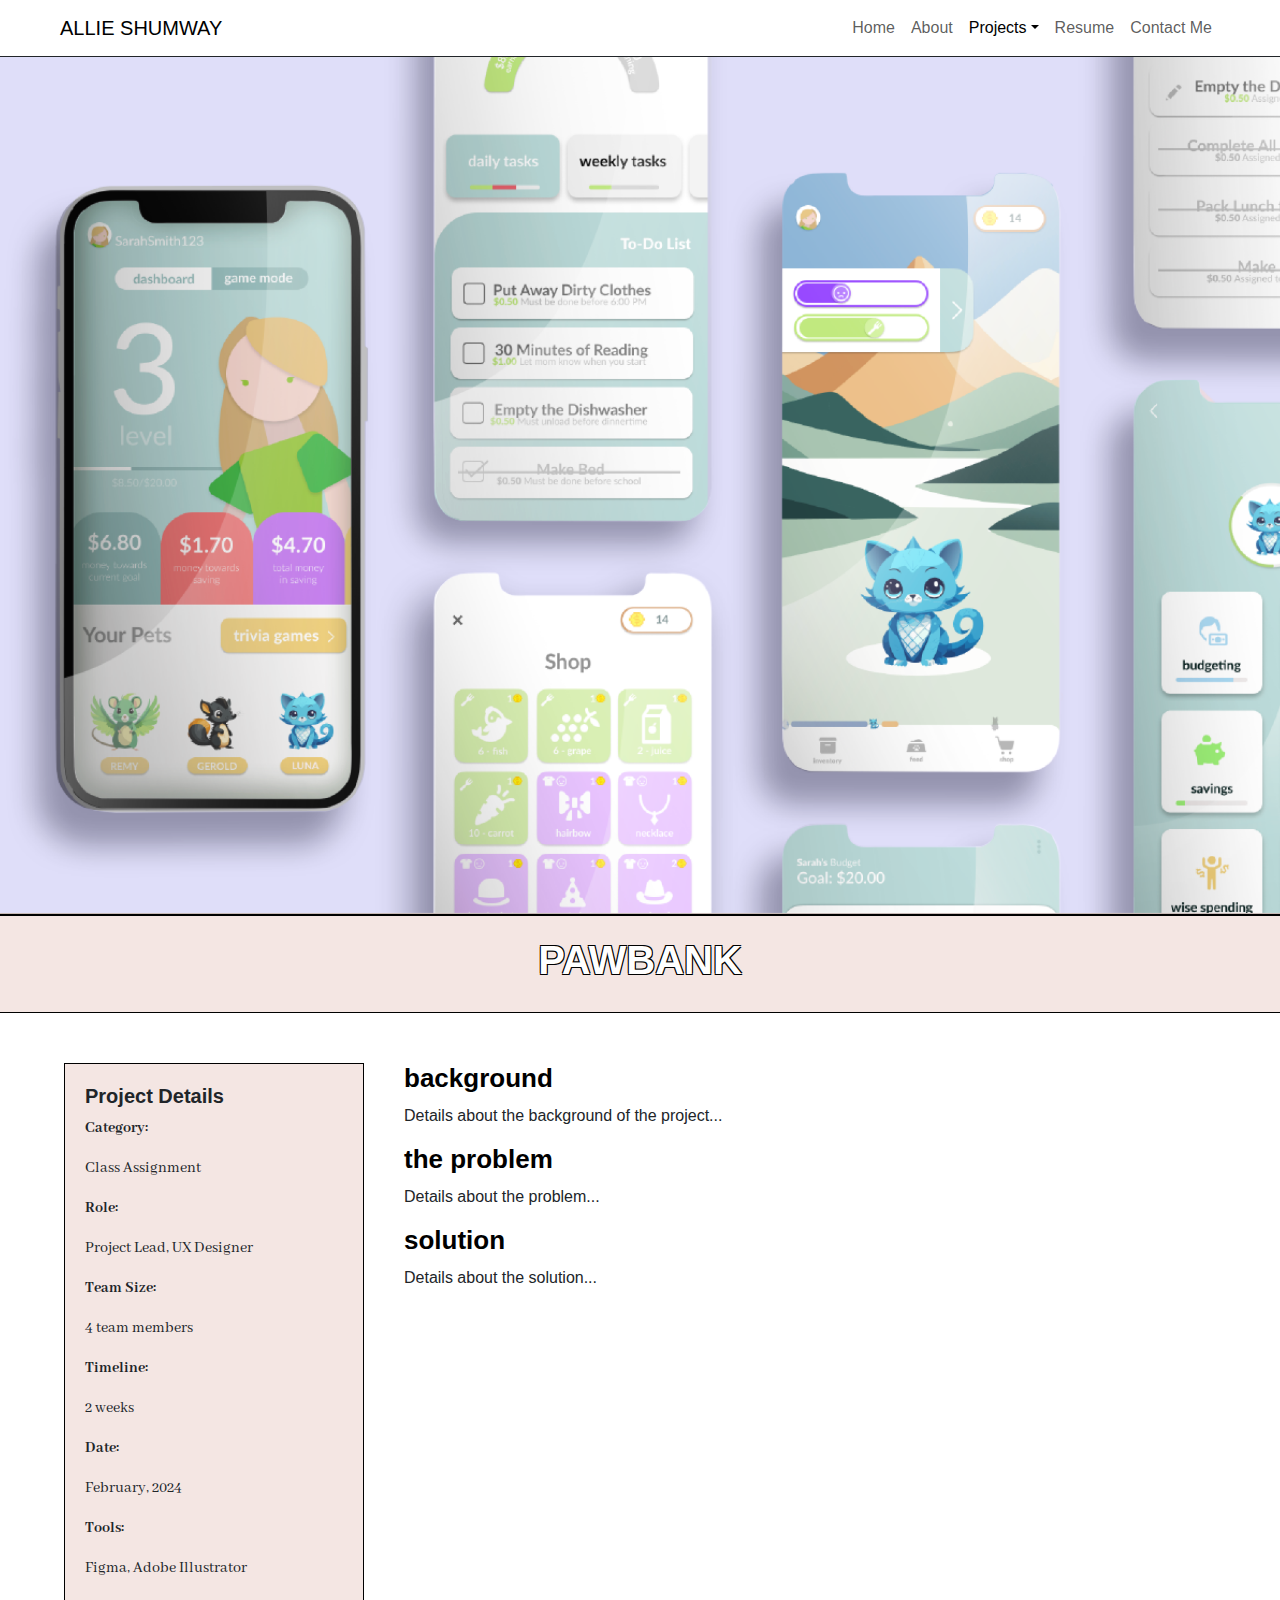
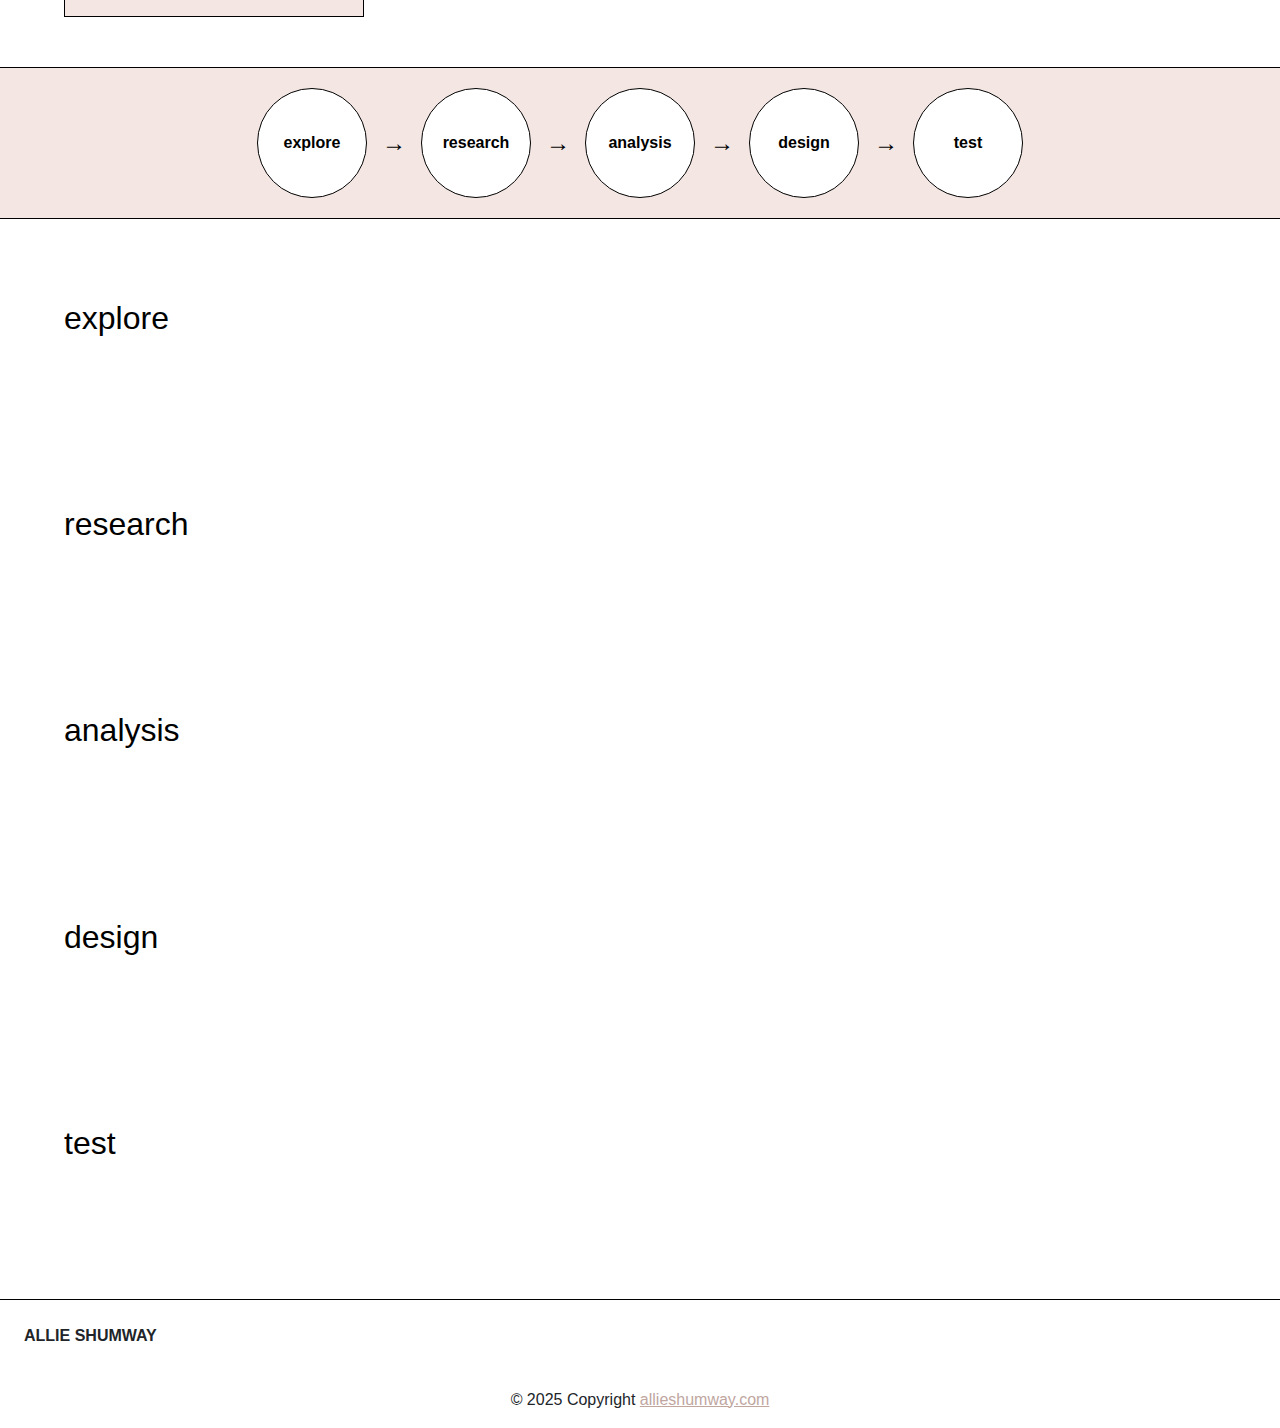
<file: pawbank.html>
<!DOCTYPE html>
<html lang="en">
<head>
    <meta charset="UTF-8">
    <meta name="viewport" content="width=device-width, initial-scale=1.0">
    <title>PawBank</title>
    <link rel="stylesheet" href="https://cdn.jsdelivr.net/npm/bootstrap@5.1.3/dist/css/bootstrap.min.css">
    <link rel="stylesheet" href="project.css">
    <link href="https://fonts.googleapis.com/css2?family=Abhaya+Libre:wght@400;700&display=swap" rel="stylesheet">
</head>
<body>

    <!-- Navbar -->
    <nav class="navbar navbar-expand-lg navbar-light bg-white border-bottom border-dark px-md-5">
        <div class="container-fluid">
            <a class="navbar-brand" href="index.html">ALLIE SHUMWAY</a>
            <button class="navbar-toggler" type="button" data-bs-toggle="collapse" data-bs-target="#navbarSupportedContent" aria-controls="navbarSupportedContent" aria-expanded="false" aria-label="Toggle navigation">
                <span class="navbar-toggler-icon"></span>
            </button>
            <div class="collapse navbar-collapse" id="navbarSupportedContent">
                <ul class="navbar-nav ms-auto">
                    <li class="nav-item"><a class="nav-link" href="index.html">Home</a></li>
                    <li class="nav-item"><a class="nav-link" href="about.html">About</a></li>
                    <li class="nav-item dropdown">
                        <a class="nav-link dropdown-toggle active" href="#" id="navbarDropdown" role="button" data-bs-toggle="dropdown" aria-expanded="false">Projects</a>
                        <ul class="dropdown-menu" aria-labelledby="navbarDropdown">
                            <li><a class="dropdown-item" href="projects.html">View All Projects</a></li>
                        </ul>
                    </li>
                    <li class="nav-item"><a class="nav-link" href="resume.html">Resume</a></li>
                    <li class="nav-item"><a class="nav-link" href="contact.html">Contact Me</a></li>
                </ul>
            </div>
        </div>
    </nav>

    <!-- Full-Width Hero Image -->
    <section class="hero-image">
        <img src="assets/pawbank img.png" alt="PawBank Hero Image">
    </section>

    <!-- Project Title in Pink Strip -->
    <section class="title-strip">
        <h1 class="project-title">PAWBANK</h1>
    </section>

    <!-- Project Details & Content -->
    <div class="project-container">
        <!-- Left: Details -->
        <div class="project-details">
            <h2>Project Details</h2>
            <div>
                <p><strong>Category:</strong> </p>
                <p>Class Assignment</p>
             </div>
            <p><strong>Role:</strong> </p>
            <p>Project Lead, UX Designer</p>
            <p><strong>Team Size:</strong> </p> 
            <p>4 team members</p>
            <p><strong>Timeline:</strong> </p> 
            <p>2 weeks</p>
            <p><strong>Date:</strong> </p> 
            <p>February, 2024</p>
            <p><strong>Tools:</strong></p>
            <p>Figma, Adobe Illustrator</p>
        </div>

        <!-- Right: Background, Problem, Solution -->
        <div class="project-content">
            <h2 id="background">background</h2>
            <p>Details about the background of the project...</p>

            <h2 id="problem">the problem</h2>
            <p>Details about the problem...</p>

            <h2 id="solution">solution</h2>
            <p>Details about the solution...</p>
        </div>
    </div>

    <!-- Section Navigation Strip -->
    <section class="nav-strip">
        <div class="nav-circle" onclick="scrollToSection('explore')">explore</div>
        <span class="arrow">→</span>
        <div class="nav-circle" onclick="scrollToSection('research')">research</div>
        <span class="arrow">→</span>
        <div class="nav-circle" onclick="scrollToSection('analysis')">analysis</div>
        <span class="arrow">→</span>
        <div class="nav-circle" onclick="scrollToSection('design')">design</div>
        <span class="arrow">→</span>
        <div class="nav-circle" onclick="scrollToSection('test')">test</div>
    </section>

    <!-- Sections -->
    <section id="explore" class="project-section"><h2>explore</h2></section>
    <section id="research" class="project-section"><h2>research</h2></section>
    <section id="analysis" class="project-section"><h2>analysis</h2></section>
    <section id="design" class="project-section"><h2>design</h2></section>
    <section id="test" class="project-section"><h2>test</h2></section>

    <!-- Smooth Scroll JavaScript -->
    <script>
        function scrollToSection(sectionId) {
            document.getElementById(sectionId).scrollIntoView({ behavior: "smooth" });
        }
    </script>

</body>

<footer class="bg-link">
    <div class="container p-4">
    </div>
    <div class="text-left p-4" style="background-color: white; border-top: 1px solid black; font-weight: bold;">
      ALLIE SHUMWAY
    </div>
    <div class="text-center p-3" style="background-color: white;">
      © 2025 Copyright
      <a href="https://allieshumway.com/" style="color: #C0A69F;">allieshumway.com</a>
    </div>
  </footer>

</html>
</file>
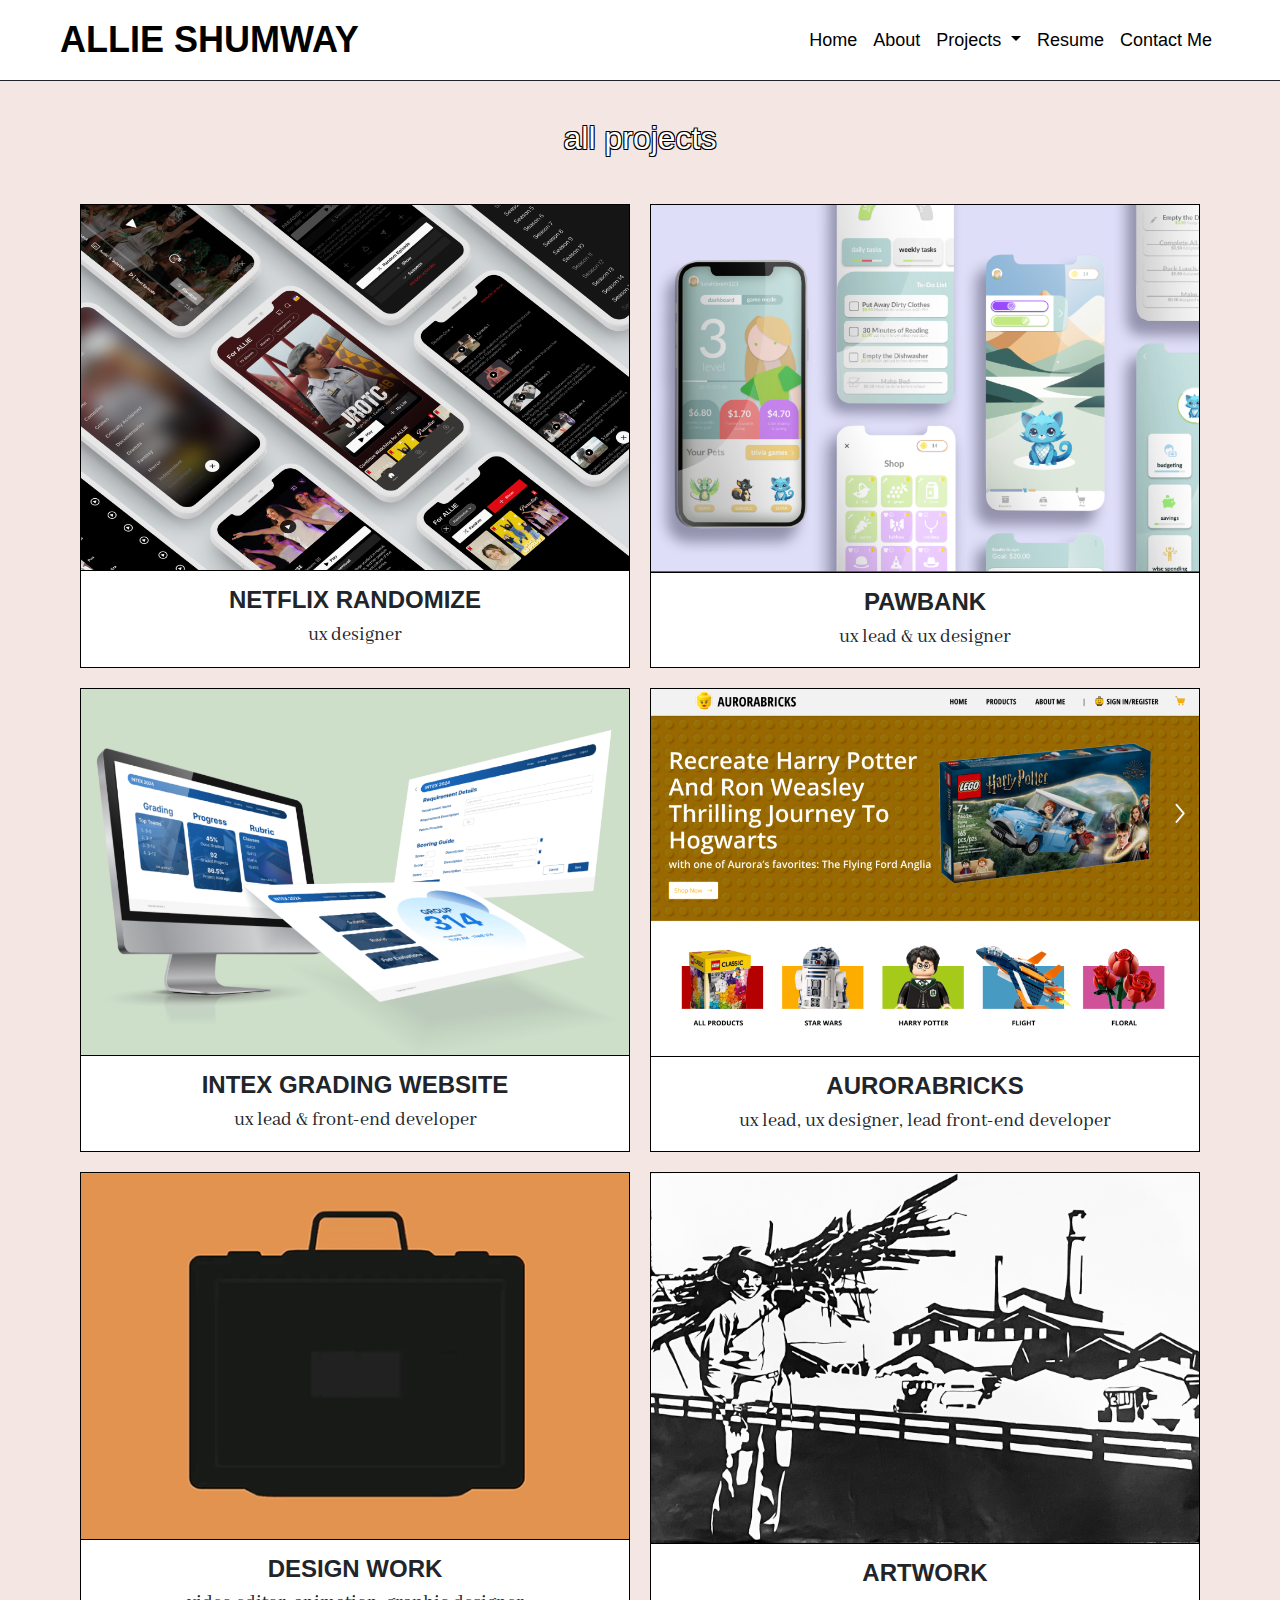
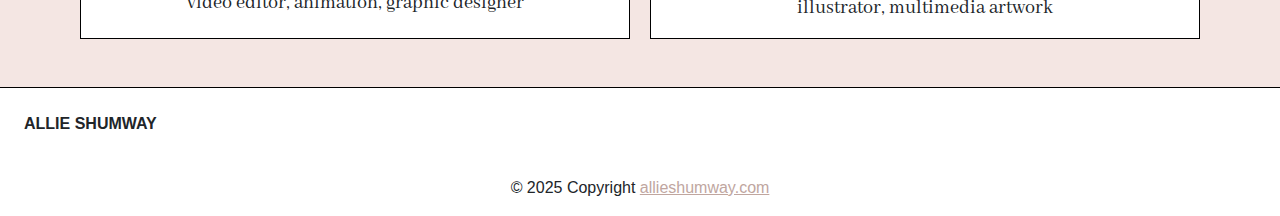
<file: projects.html>
<!DOCTYPE html>
<html lang="en">
  <head>
    <meta charset="UTF-8" />
    <meta name="viewport" content="width=device-width, initial-scale=1.0" />
    <title>Allie Shumway</title>
    <link
      rel="stylesheet"
      href="https://cdn.jsdelivr.net/npm/bootstrap@5.1.3/dist/css/bootstrap.min.css"

    />
    <link rel="stylesheet" href="style.css">
    <link href="https://fonts.googleapis.com/css2?family=Abhaya+Libre:wght@400;700&display=swap" rel="stylesheet">

  </head>

  <body>
    <nav class="navbar navbar-expand-lg navbar-light bg-white border-bottom border-dark px-md-5">
      <div class="container-fluid">
        <a class="navbar-brand" href="index.html">ALLIE SHUMWAY</a>
        <button
          class="navbar-toggler"
          type="button"
          data-bs-toggle="collapse"
          data-bs-target="#navbarSupportedContent"
          aria-controls="navbarSupportedContent"
          aria-expanded="false"
          aria-label="Toggle navigation"
        >
          <span class="navbar-toggler-icon"></span>
        </button>
        <div class="collapse navbar-collapse" id="navbarSupportedContent">
          <ul class="navbar-nav ms-auto">
            <li class="nav-item">
              <a class="nav-link" aria-current="page" href="index.html">Home</a>
            </li>
            <li class="nav-item">
              <a class="nav-link" href="about.html">About</a>
            </li>
            <li class="nav-item dropdown">
              <a
                class="nav-link dropdown-toggle"
                href="#"
                id="navbarDropdown"
                role="button"
                data-bs-toggle="dropdown"
                aria-expanded="false"
              >
                Projects
              </a>
              <ul class="dropdown-menu" aria-labelledby="navbarDropdown">
                <li><a class="dropdown-item" href="projects.html">View All Projects</a></li>
                <li><hr class="dropdown-divider"></li>
                <li><a class="dropdown-item" href="#">AuroraBricks</a></li>
                <li><a class="dropdown-item" href="#">Intex Project Portal</a></li>
                <li><a class="dropdown-item" href="#">PawBank</a></li>
                <li><a class="dropdown-item" href="#">Netflix Randomize</a></li>
                <li><a class="dropdown-item" href="#"> Design Work</a></li>
            </ul>
            </li>
            <li class="nav-item">
              <a class="nav-link" href="resume.html">Resume</a>
            </li>
            </li>
            <li class="nav-item">
            <a class="nav-link" href="contact.html">Contact Me</a>
            </li>
          </ul>
        </div>
      </div>
    </nav>
    
    <section id="projects">
      <div class="index-subheader">
          <h2>all projects</h2>
      </div>
      <div class="grid2x2">
          <div class="box">
              <a href="netflix-randomize.html" class="project-link">
                  <img src="assets/netflix random img.png" alt="Netflix Randomize">
                  <div class="project-info">
                      <h3>NETFLIX RANDOMIZE</h3>
                      <p>ux designer</p>
                  </div>
              </a>
          </div>
          <div class="box">
              <a href="pawbank.html" class="project-link">
                  <img src="assets/pawbank img.png" alt="PawBank">
                  <div class="project-info">
                      <h3>PAWBANK</h3>
                      <p>ux lead & ux designer</p>
                  </div>
              </a>
          </div>
          <div class="box">
              <a href="project3.html" class="project-link">
                  <img src="assets/index grade img.png" alt="Intex Grading Website">
                  <div class="project-info">
                      <h3>INTEX GRADING WEBSITE</h3>
                      <p>ux lead & front-end developer</p>
                  </div>
              </a>
          </div>
          <div class="box">
              <a href="project4.html" class="project-link">
                  <img src="assets/aurorabricks img.png" alt="AuroraBricks">
                  <div class="project-info">
                      <h3>AURORABRICKS</h3>
                      <p>ux lead, ux designer, lead front-end developer</p>
                  </div>
              </a>
          </div>
          <div class="box">
            <a href="project4.html" class="project-link">
                <img src="assets/mobilecc.png" alt="AuroraBricks">
                <div class="project-info">
                    <h3>DESIGN WORK</h3>
                    <p>video editor, animation, graphic designer</p>
                </div>
            </a>
        </div>
        <div class="box">
          <a href="project4.html" class="project-link">
              <img src="assets/Negative Space Paper Cutout.jpg" alt="AuroraBricks">
              <div class="project-info">
                  <h3>ARTWORK</h3>
                  <p>illustrator, multimedia artwork</p>
              </div>
          </a>
      </div>
      </div>
    </section>
  
  </body>

  <footer class="bg-link">
    <div class="container p-4">
    </div>
    <div class="text-left p-4" style="background-color: white; border-top: 1px solid black; font-weight: bold;">
      ALLIE SHUMWAY
    </div>
    <div class="text-center p-3" style="background-color: white;">
      © 2025 Copyright
      <a href="https://allieshumway.com/" style="color: #C0A69F;">allieshumway.com</a>
    </div>
  </footer>

</html>
</file>
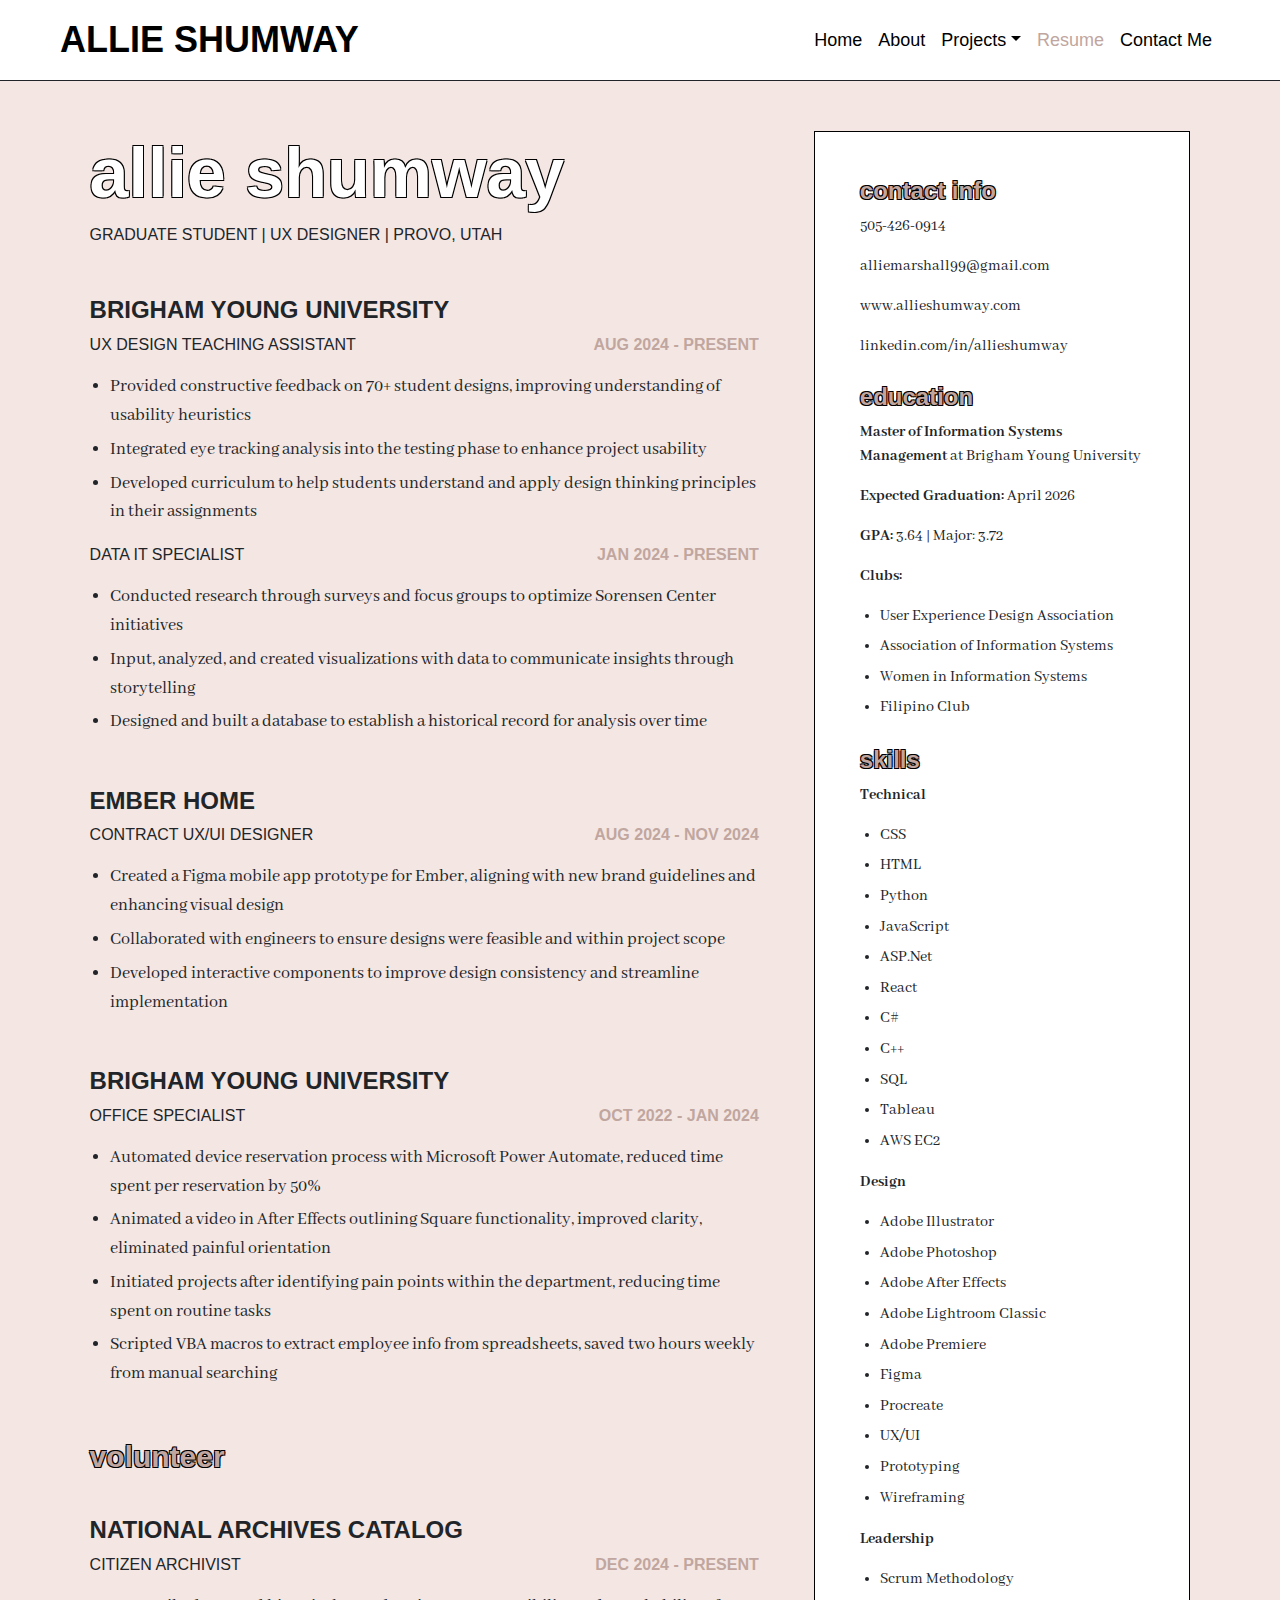
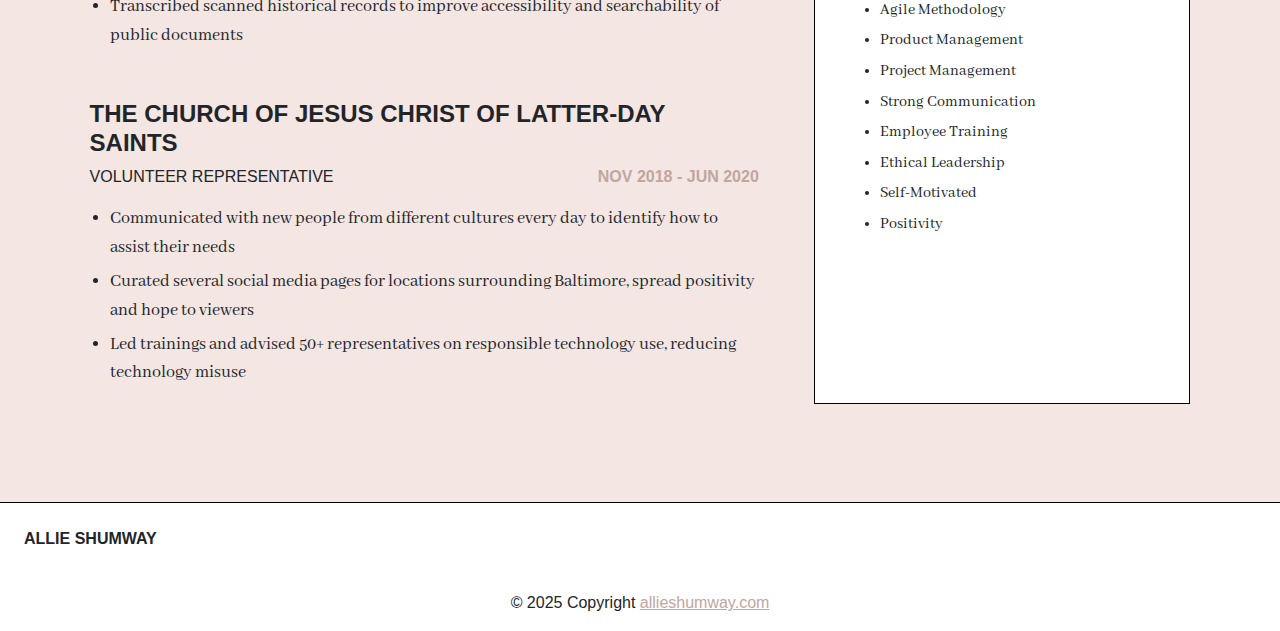
<file: resume.html>
<!DOCTYPE html>
<html lang="en">
<head>
    <meta charset="UTF-8">
    <meta name="viewport" content="width=device-width, initial-scale=1.0">
    <title>Resume</title>
    <link rel="stylesheet" href="https://cdn.jsdelivr.net/npm/bootstrap@5.1.3/dist/css/bootstrap.min.css">
    <link rel="stylesheet" href="style.css">
    <link href="https://fonts.googleapis.com/css2?family=Abhaya+Libre:wght@400;700&display=swap" rel="stylesheet">
</head>
<body>

    <nav class="navbar navbar-expand-lg navbar-light bg-white border-bottom border-dark px-md-5">
        <div class="container-fluid">
            <a class="navbar-brand" href="index.html">ALLIE SHUMWAY</a>
            <button class="navbar-toggler" type="button" data-bs-toggle="collapse" data-bs-target="#navbarSupportedContent" aria-controls="navbarSupportedContent" aria-expanded="false" aria-label="Toggle navigation">
                <span class="navbar-toggler-icon"></span>
            </button>
            <div class="collapse navbar-collapse" id="navbarSupportedContent">
                <ul class="navbar-nav ms-auto">
                    <li class="nav-item"><a class="nav-link" href="index.html">Home</a></li>
                    <li class="nav-item"><a class="nav-link" href="about.html">About</a></li>
                    <li class="nav-item dropdown">
                        <a class="nav-link dropdown-toggle" href="#" id="navbarDropdown" role="button" data-bs-toggle="dropdown" aria-expanded="false">Projects</a>
                        <ul class="dropdown-menu" aria-labelledby="navbarDropdown">
                            <li><a class="dropdown-item" href="projects.html">View All Projects</a></li>
                            <li><hr class="dropdown-divider"></li>
                            <li><a class="dropdown-item" href="#">AuroraBricks</a></li>
                            <li><a class="dropdown-item" href="#">Intex Project Portal</a></li>
                            <li><a class="dropdown-item" href="#">PawBank</a></li>
                            <li><a class="dropdown-item" href="#">Netflix Randomize</a></li>
                            <li><a class="dropdown-item" href="#">Design Work</a></li>
                        </ul>
                    </li>
                    <li class="nav-item"><a class="nav-link active" href="resume.html">Resume</a></li>
                    <li class="nav-item"><a class="nav-link" href="contact.html">Contact Me</a></li>
                </ul>
            </div>
        </div>
    </nav>

    <!-- Resume Header -->
    <!-- <section class="resume-header">
        <h1 class="resume-name">allie shumway</h1>
        <p class="resume-subtitle">GRADUATE STUDENT | UX DESIGNER | PROVO, UTAH</p>
    </section> -->

    <div class="resume-container">
      
        <!-- Left Section (Experience & Volunteer) -->
        <div class="resume-left">
          <h1 class="resume-name">allie shumway</h1>
          <p class="resume-subtitle">GRADUATE STUDENT | UX DESIGNER | PROVO, UTAH</p>

            <!-- <h2 class="resume-section" style="padding-top: 5%;">experience</h2> -->

            <div class="resume-job">
                <h3>BRIGHAM YOUNG UNIVERSITY</h3>
                <p class="job-title">UX DESIGN TEACHING ASSISTANT <span class="job-date">AUG 2024 - PRESENT</span></p>
                <ul>
                    <li>Provided constructive feedback on 70+ student designs, improving understanding of usability heuristics</li>
                    <li>Integrated eye tracking analysis into the testing phase to enhance project usability</li>
                    <li>Developed curriculum to help students understand and apply design thinking principles in their assignments</li>
                </ul>
            </div>

            <div class="resume-job">
                <p class="job-title">DATA IT SPECIALIST <span class="job-date">JAN 2024 - PRESENT</span></p>
                <ul>
                    <li>Conducted research through surveys and focus groups to optimize Sorensen Center initiatives</li>
                    <li>Input, analyzed, and created visualizations with data to communicate insights through storytelling</li>
                    <li>Designed and built a database to establish a historical record for analysis over time</li>
                </ul>
            </div>

            <div class="resume-job">
                <h3>EMBER HOME</h3>
                <p class="job-title">CONTRACT UX/UI DESIGNER <span class="job-date">AUG 2024 - NOV 2024</span></p>
                <ul>
                    <li>Created a Figma mobile app prototype for Ember, aligning with new brand guidelines and enhancing visual design</li>
                    <li>Collaborated with engineers to ensure designs were feasible and within project scope</li>
                    <li>Developed interactive components to improve design consistency and streamline implementation</li>
                </ul>
            </div>

            <div class="resume-job">
                <h3>BRIGHAM YOUNG UNIVERSITY</h3>
                <p class="job-title">OFFICE SPECIALIST <span class="job-date">OCT 2022 - JAN 2024</span></p>
                <ul>
                    <li>Automated device reservation process with Microsoft Power Automate, reduced time spent per reservation by 50%</li>
                    <li>Animated a video in After Effects outlining Square functionality, improved clarity, eliminated painful orientation</li>
                    <li>Initiated projects after identifying pain points within the department, reducing time spent on routine tasks</li>
                    <li>Scripted VBA macros to extract employee info from spreadsheets, saved two hours weekly from manual searching</li>
                </ul>
            </div>

            <h2 class="resume-section" style="padding-top: 5%;">volunteer</h2>

            <div class="resume-job">
                <h3>NATIONAL ARCHIVES CATALOG</h3>
                <p class="job-title">CITIZEN ARCHIVIST <span class="job-date">DEC 2024 - PRESENT</span></p>
                <ul>
                    <li>Transcribed scanned historical records to improve accessibility and searchability of public documents</li>
                </ul>
            </div>

            <div class="resume-job">
                <h3>THE CHURCH OF JESUS CHRIST OF LATTER-DAY SAINTS</h3>
                <p class="job-title">VOLUNTEER REPRESENTATIVE <span class="job-date">NOV 2018 - JUN 2020</span></p>
                <ul>
                    <li>Communicated with new people from different cultures every day to identify how to assist their needs</li>
                    <li>Curated several social media pages for locations surrounding Baltimore, spread positivity and hope to viewers</li>
                    <li>Led trainings and advised 50+ representatives on responsible technology use, reducing technology misuse</li>
                </ul>
            </div>
        </div>

        <!-- Right Section (Contact & Education) -->
        <aside class="resume-right">
            <div class="contact-box">
                <h2>contact info</h2>
                <p>505-426-0914</p>
                <p>alliemarshall99@gmail.com</p>
                <p>www.allieshumway.com</p>
                <p>linkedin.com/in/allieshumway</p>
            </div>

            <div class="education-box">
                <h2>education</h2>
                <p><strong>Master of Information Systems Management</strong> at Brigham Young University</p>
                <p><strong>Expected Graduation:</strong> April 2026</p>
                <p><strong>GPA:</strong> 3.64 | Major: 3.72</p>
                <p><strong>Clubs:</strong></p>
                <ul>
                    <li>User Experience Design Association</li>
                    <li>Association of Information Systems</li>
                    <li>Women in Information Systems</li>
                    <li>Filipino Club</li>
                </ul>
            </div>
            <div class="education-box">
              <h2>skills</h2>
              <p><strong>Technical</strong></p>
              <ul>
                <li>CSS</li>
                <li>HTML</li>
                <li>Python</li>
                <li>JavaScript</li>
                <li>ASP.Net</li>
                <li>React</li>
                <li>C#</li>
                <li>C++</li>
                <li>SQL</li>
                <li>Tableau</li>
                <li>AWS EC2</li>
            </ul>
            <p><strong>Design</strong></p>
            <ul>
              <li>Adobe Illustrator</li>
              <li>Adobe Photoshop</li>
              <li>Adobe After Effects</li>
              <li>Adobe Lightroom Classic</li>
              <li>Adobe Premiere</li>
              <li>Figma</li>
              <li>Procreate</li>
              <li>UX/UI</li>
              <li>Prototyping</li>
              <li>Wireframing</li>
          </ul>
          <p><strong>Leadership</strong></p>
          <ul>
            <li>Scrum Methodology</li>
            <li>Agile Methodology</li>
            <li>Product Management</li>
            <li>Project Management</li>
            <li>Strong Communication</li>
            <li>Employee Training</li>
            <li>Ethical Leadership</li>
            <li>Self-Motivated</li>
            <li>Positivity</li>
        </ul>
          </div>

        </aside>
    </div>

  

</body>

<footer class="bg-link">
  <div class="container p-4">
  </div>
  <div class="text-left p-4" style="background-color: white; border-top: 1px solid black; font-weight: bold;">
    ALLIE SHUMWAY
  </div>
  <div class="text-center p-3" style="background-color: white;">
    © 2025 Copyright
    <a href="https://allieshumway.com/" style="color: #C0A69F;">allieshumway.com</a>
  </div>
</footer>
</html>
</file>
<file: project.css>
body {
    font-family: "Inter", sans-serif;
    background-color: #ffffff;
}

/* Full-Width Hero Image */
.hero-image img {
    width: 100%;
    display: block;
}

/* Title Strip */
.title-strip {
    background: #f4e6e3;
    text-align: center;
    padding: 20px;
    border-top: 1px solid black;
    border-bottom: 1px solid black;
}

.project-title {
    font-size: 40px;
    text-transform: uppercase;
    font-weight: bold;
    color: #ffffff;
    text-shadow: -1px -1px 0 #000, 1px -1px 0 #000, -1px 1px 0 #000, 1px 1px 0 #000;
}

/* Project Container */
.project-container {
    display: flex;
    justify-content: space-between;
    padding: 50px 5%;
}

/* Project Details */
.project-details {
    background: #f4e6e3;
    padding: 20px;
    border: 1px solid black;
    max-width: 300px;
    flex: 1;
}

.project-details h2 {
    font-size: 20px;
    font-weight: bold;
}

.project-details p {
    font-family: "Abhaya Libre", serif;
}

/* Project Content (Background, Problem, Solution) */
.project-content {
    flex: 2;
    padding-left: 40px;
}

.project-content h2 {
    font-size: 26px;
    font-weight: bold;
    text-transform: lowercase;
    color: black;
    margin-bottom: 10px;
}

/* Navigation Strip */
.nav-strip {
    background: #f4e6e3;
    display: flex;
    align-items: center;
    justify-content: center;
    padding: 20px 0;
    border-top: 1px solid black;
    border-bottom: 1px solid black;
}

.nav-circle {
    width: 110px;
    height: 110px;
    border-radius: 50%;
    background: white;
    display: flex;
    align-items: center;
    justify-content: center;
    text-align: center;
    font-size: 16px;
    font-weight: bold;
    color: black;
    border: 1px solid black;
    cursor: pointer;
    transition: 0.3s;
}

.nav-circle:hover {
    background: #C0A69F;
    color: white;
}

.arrow {
    font-size: 24px;
    font-weight: bold;
    color: black;
    margin: 0 15px;
}

/* Sections */
.project-section {
    padding: 80px 5%;
    font-size: 26px;
    font-weight: bold;
    text-transform: lowercase;
    color: black;
}

/* Responsive Design */
@media (max-width: 768px) {
    .project-container {
        flex-direction: column;
        align-items: center;
    }

    .project-details {
        max-width: 100%;
        margin-bottom: 30px;
    }

    .project-content {
        padding-left: 0;
        text-align: center;
    }

    .nav-strip {
        flex-wrap: wrap;
    }

    .nav-circle {
        width: 90px;
        height: 90px;
        font-size: 14px;
    }

    .hero-image img {
        width: 100%;
    }
}
</file>
<file: style.css>
body {
  font-family: "Inter", sans-serif;
  background-color: #f4e6e3;
}

.navbar-brand {
  font-size: 36px;
  font-weight: bold;
  color: black;
}

.navbar-nav .nav-link {
  font-size: 18px;
  font-weight: lighter;
  color: black !important;
}


.navbar-nav .nav-link.active, 
.navbar-nav .nav-link:focus {
  color: #C0A69F !important;
}


.dropdown-menu .dropdown-item.active {
  background-color: #C0A69F !important;
  color: white !important;
}

.navbar-nav .nav-link:hover {
  color: #C0A69F !important;
}

.dropdown-menu .dropdown-item:hover {
  background-color: #C0A69F !important;
  color: white !important; 
}

.flex-container {
  display: flex;
  align-items: center;
  justify-content: space-between;
  padding: 6%;
}

.text-content {
  width: 100%;
  margin-right: 40px;
  flex: 1;
  padding: 0%;
  line-height: normal;
  max-height: 100%;
  text-align: right;
}

.text-content h1 {
  font-size: 70px;
  font-weight: bold;
  text-shadow: -1px -1px 0 #000, 1px -1px 0 #000, -1px 1px 0 #000,
    1px 1px 0 #000;
}

.text-content h3 {
  font-family: "Abhaya Libre", serif;
}

.image-content {
  flex: 1;
  margin-left: 40px;
  text-align: left;
}

.image-content img {
  width: auto;
  height: 480px;
}

.index-subheader {
  font-size: 50px;
  text-align: center;
  color: #FFFFFF;
  padding-top: 3%;
  padding-bottom: 3%;
  font-weight: bold;
  text-shadow: -1px -1px 0 #000, 1px -1px 0 #000, -1px 1px 0 #000,
    1px 1px 0 #000;
}

.grid2x2 {
  display: flex;
  flex-wrap: wrap;
  justify-content: center;
  gap: 20px;
  margin: 0 auto; /* Centering the grid */
  max-width: 1200px; /* Prevents the grid from stretching too wide */
  padding: 0 40px; /* Adds left & right padding */
}

/* Each Project Box */
.box {
  flex: 1 1 calc(50% - 20px); /* Two per row */
  background: white;
  border: 1px solid black;
  text-align: center;
  overflow: hidden;
  transition: transform 0.3s ease-in-out;
}

.box:hover {
  transform: none;
}

.box:hover .project-info {
  background-color: #C0A69F !important; 
}

.box:hover .project-info h3,
.box:hover .project-info p {
    color: white !important; /* Turns text white */
}

/* Clickable Project Link */
.project-link {
  display: flex;
  flex-direction: column;
  text-decoration: none;
  color: inherit;
}

/* Project Image */
.project-link img {
  width: 100%;
  height: auto;
  border-bottom: 1px solid black;
}

/* Project Info Box */
.project-info {
  padding: 15px;
  background: white;
}

/* Title Styling */
.project-info h3 {
  font-size: 24px;
  font-family: "Inter", sans-serif;
  font-weight: 700;
  margin: 0;
}

/* Description Styling */
.project-info p {
  font-size: 20px;
  font-family: "Abhaya Libre", serif;
  font-weight: 400;
  margin: 5px 0 0;
}

/* Skills Section */
.skills-container {
  display: flex;
  justify-content: center;
  align-items: flex-start;
  text-align: center;
}

/* Individual Skill Category */
.skills-category {
  flex: 1;
  padding: 20px;
  border-top: 1px solid black;
  border-bottom: 1px solid black;
}

/* Styling for the Titles */
.skills-category h3 {
  font-size: 24px;
  font-family: "Inter", sans-serif;
  font-weight: 800;
  text-transform: uppercase;
  color: black;
  margin-bottom: 10px;
}

/* Line Under Titles */
.skills-category hr {
  width: 80%;
  height: 1px;
  background: black;
  border: none;
  margin: 10px auto;
}

/* List Styling */
.skills-category ul {
  list-style: none;
  padding: 0;
}

.skills-category li {
  font-size: 24px;
  font-family: "Abhaya Libre", serif;
  font-weight: 400;
  text-transform: capitalize;
  letter-spacing: 1.2px;
  color: black;
  margin: 5px;
}

/* Adjust Background Colors for Each Column */
.technical {
  background-color: rgba(192, 166, 159, 0.25);
}

.design {
  background-color: rgba(192, 166, 159, 0.50);
}

.leadership {
  background-color: #E7D6D2;
}




/* Contact Page Layout */
.contact-container {
  display: flex;
  justify-content: space-between;
  align-items: center;
  padding: 50px 10%;
  gap: 30px;
}

/* Contact Left (Text Side) */
.contact-left {
  flex: 1;
  max-width: 40%;
}

.contact-left h1 {
  color:#FFFFFF;
  font-size: 50px;
  font-weight: bold;
  text-transform: lowercase;
  text-shadow: -1px -1px 0 #000, 1px -1px 0 #000, -1px 1px 0 #000, 1px 1px 0 #000;
  margin-bottom: 10px;
}

.contact-left p {
  font-size: 18px;
}

/* Contact Right (Form Side) */
.contact-right {
  flex: 1;
  max-width: 50%;
}

form {
  display: flex;
  flex-direction: column;
  gap: 15px;
}

/* Labels */
label {
  font-size: 14px;
  font-weight: bold;
  text-transform: uppercase;
}

.required {
  color: #c0a69f;
}

/* Input Fields */
.name-fields {
  display: flex;
  gap: 10px;
}

input, textarea {
  width: 100%;
  padding: 12px;
  border: 1px solid black;
  background: white;
  font-size: 16px;
}

/* Button */
button {
  background-color: #c0a69f;
  color: white;
  padding: 12px;
  border: none;
  cursor: pointer;
  font-size: 18px;
}

button:hover {
  background-color: #a5867a;
}

section.resume-header {
  padding-left: 7%;
  padding-top: 7%;
}

.resume-container {
  display: flex;
  justify-content: space-between;
  padding: 50px 7%;
}

.resume-left {
  flex: 2;
  padding-right: 5%;
}

.resume-left h2 {
  font-size: 30px;
  font-weight: bold;
  text-transform: lowercase;
  color: #C0A69F;
  text-shadow: -1px -1px 0 #000, 1px -1px 0 #000, -1px 1px 0 #000, 1px 1px 0 #000;
}

.resume-left h3 {
  font-size: 24px;
  font-weight: bold;
  padding-top: 5%;
}

.resume-left p {
  font-size: 16px;
  font-weight: lighter;
}

.resume-right {
  flex: 1;
  background: white;
  padding: 20px;
  border: 1px solid black;
}

.resume-right h2 {
  font-family: "Inter", sans-serif;
  font-size: 25px;
  font-weight: bold;
  text-transform: lowercase;
  color: #C0A69F;
  text-shadow: -1px -1px 0 #000, 1px -1px 0 #000, -1px 1px 0 #000, 1px 1px 0 #000;
}

h1.resume-name {
  font-size: 70px;
  font-weight: bold;
  text-transform: lowercase;
  color: rgb(255, 255, 255);
  text-shadow: -1px -1px 0 #000, 1px -1px 0 #000, -1px 1px 0 #000, 1px 1px 0 #000;
}

.job-title {
  font-weight: bold;
}

.job-date {
  float: right;
  color: #c0a69f;
  font-weight: bold;
}

.contact-box, .education-box {
  font-family: "Abhaya Libre", serif;
  margin: 25px;
}

.education-box li {
  font-family: "Abhaya Libre", serif;
  font-size: 16px;
}

.contact-box h2, .education-box h2 {
  font-size: 24px;
  font-weight: bold;
}

.resume-container ul {
  padding-left: 20px;
  font-family: "Abhaya Libre", serif; /* Ensure correct font */
  font-size: 18px;
  line-height: 1.6;
}

.resume-container ul li {
  margin-bottom: 5px;
}


/* Responsive Design */
@media (max-width: 768px) {
  .contact-container {
      flex-direction: column;
      align-items: center;
      text-align: center;
  }

  .contact-left, .contact-right {
      max-width: 100%;
  }

  .name-fields {
      flex-direction: column;
  }
}


@media (max-width: 768px) {
  .flex-container {
    flex-direction: column; /* Change layout to vertical */
    padding: 3%; /* Reduce padding for smaller screens */
  }

  .text-content,
  .image-content {
    flex: none; /* Override any previous flex settings */
    width: 100%; /* Make each div take the full width */
    margin-right: 0; /* Remove right margin from text-content */
    margin-left: 0; /* Remove left margin from image-content */
    text-align: center; /* Center-align the text for better readability */
  }

  .text-content h1 {
    font-size: 40px; /* Reduce font size for smaller screens */
  }

  .image-content img {
    width: 100%; /* Make the image stretch to fit the container */
    height: auto; /* Adjust height automatically to maintain aspect ratio */
  }

    .box {
      flex: 1 1 100%; /* Stacks boxes vertically */
      margin: 10px 0; /* Reduces spacing for smaller screens */
  }

  /* Reduce padding inside the grid */
  .grid2x2 {
      padding: 0 20px; /* Less side padding */
  }

  /* Adjust font sizes for readability */
  .project-info h3 {
      font-size: 20px; /* Slightly smaller title */
  }

  .project-info p {
      font-size: 16px; /* Slightly smaller description */
  }

    .skills-container {
      flex-direction: column;
      align-items: center;
  }

  .skills-category {
      width: 100%;
  }
  .resume-container {
    display: flex;
    justify-content: space-between;
    padding: 50px 7%;
    flex-direction: column;
  }
}
</file>
